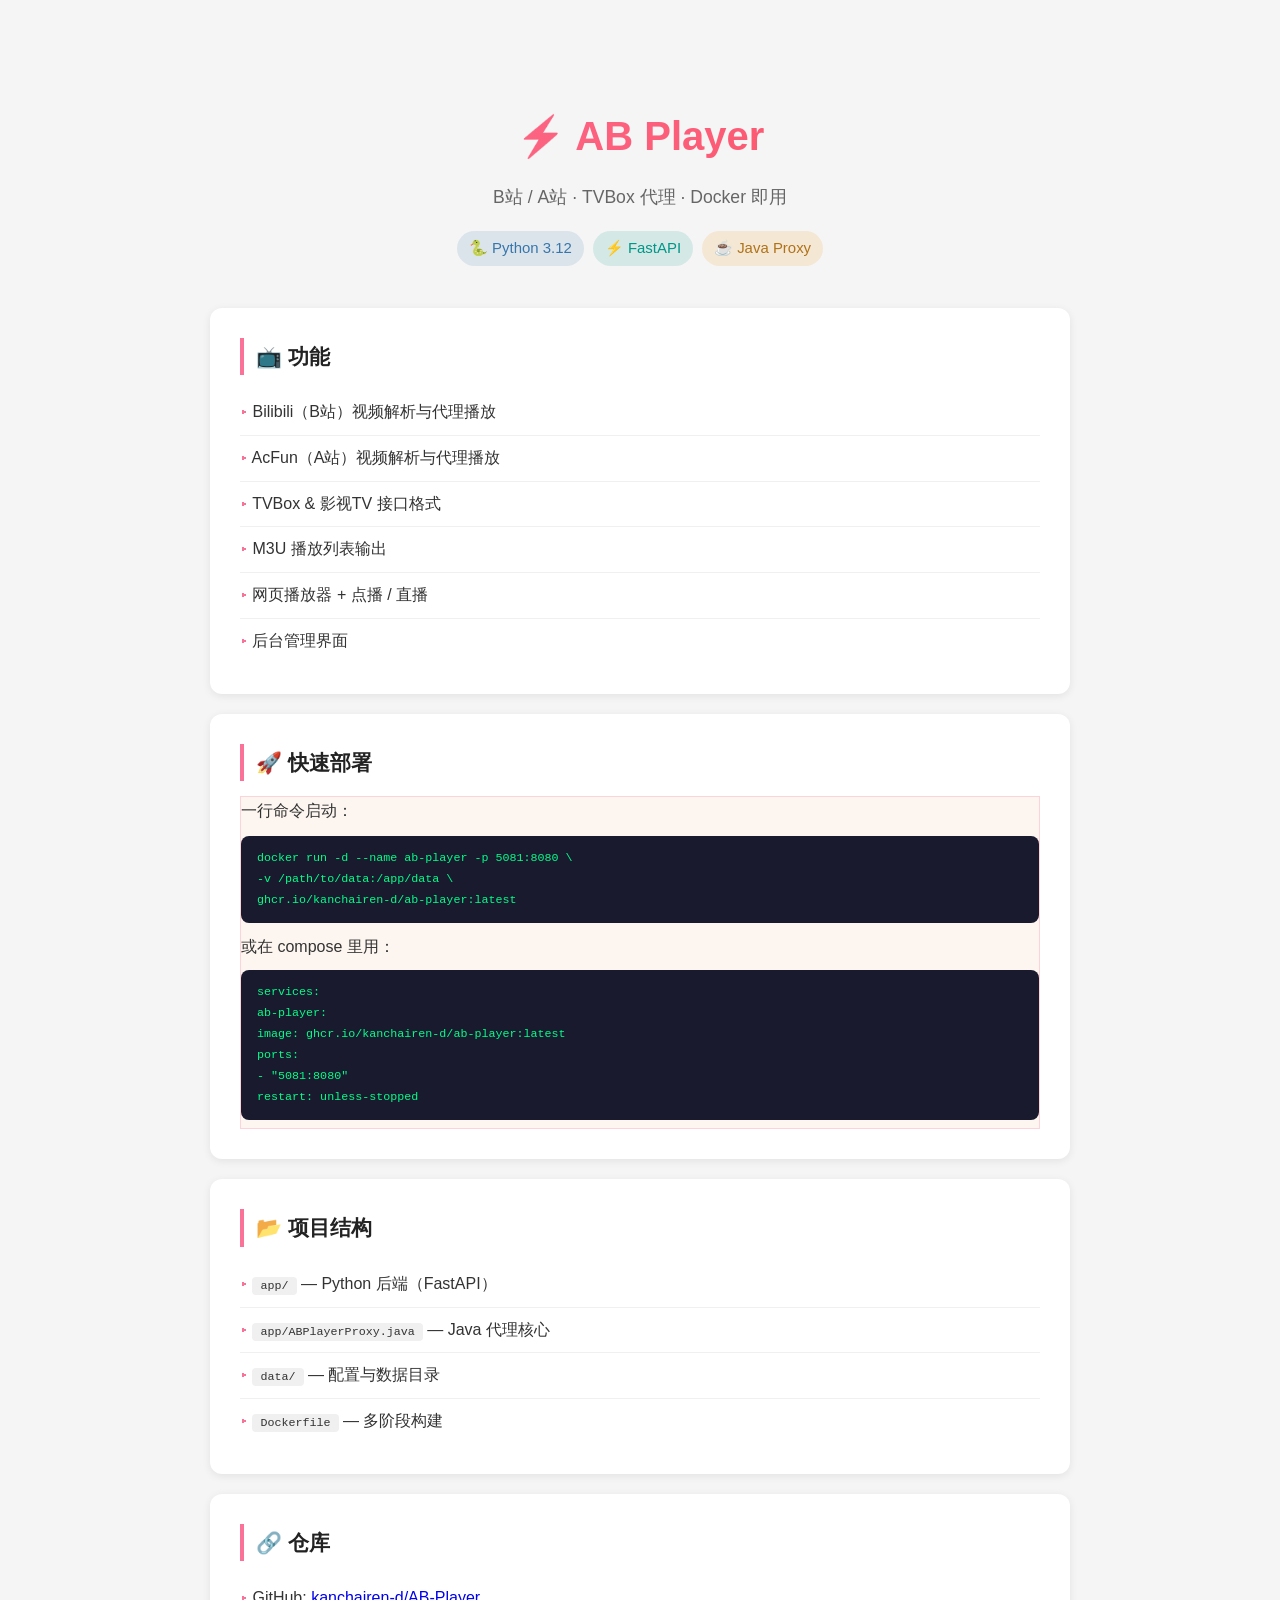
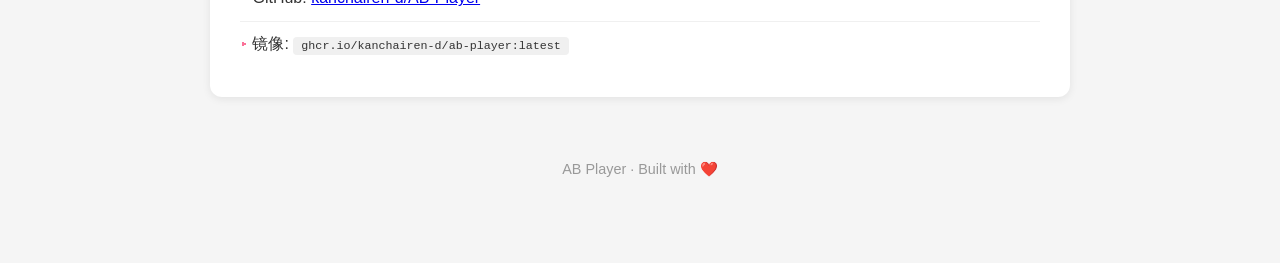
<file: index.html>
<!DOCTYPE html>
<html lang="zh-CN">
<head>
<meta charset="UTF-8">
<meta name="viewport" content="width=device-width, initial-scale=1.0">
<title>AB Player - B站/A站 TVBox 代理</title>
<style>
  * { margin: 0; padding: 0; box-sizing: border-box; }
  body { font-family: -apple-system, BlinkMacSystemFont, "Segoe UI", Roboto, "Helvetica Neue", Arial, sans-serif;
         background: #f5f5f5; color: #333; line-height: 1.8; }
  .container { max-width: 900px; margin: 0 auto; padding: 40px 20px; }
  header { text-align: center; padding: 60px 0 40px; }
  header h1 { font-size: 2.5em; background: linear-gradient(135deg, #fb7299, #fd4c5d);
              -webkit-background-clip: text; -webkit-text-fill-color: transparent; }
  header p { color: #666; margin-top: 10px; font-size: 1.1em; }
  .card { background: #fff; border-radius: 12px; padding: 30px; margin-bottom: 20px; box-shadow: 0 2px 8px rgba(0,0,0,.08); }
  .card h2 { font-size: 1.3em; margin-bottom: 15px; color: #222; border-left: 4px solid #fb7299; padding-left: 12px; }
  .card ul { list-style: none; padding: 0; }
  .card li { padding: 8px 0; border-bottom: 1px solid #f0f0f0; }
  .card li:last-child { border-bottom: none; }
  .card li::before { content: "▸ "; color: #fb7299; }
  code { background: #f0f0f0; padding: 2px 8px; border-radius: 4px; font-size: .9em; }
  .deploy { background: #fdf6f0; border: 1px solid #fb729944; }
  .deploy code { display: block; padding: 12px 16px; margin: 8px 0; background: #1a1a2e; color: #00ff88; border-radius: 8px; }
  footer { text-align: center; color: #999; padding: 40px 0; font-size: .9em; }
  .badge { display: inline-block; padding: 4px 12px; border-radius: 20px; font-size: .85em; margin: 2px; }
  .badge-python { background: #3776ab22; color: #3776ab; }
  .badge-fastapi { background: #00968822; color: #009688; }
  .badge-java { background: #ed8b0022; color: #b07219; }
</style>
</head>
<body>
<div class="container">
  <header>
    <h1>⚡ AB Player</h1>
    <p>B站 / A站 · TVBox 代理 · Docker 即用</p>
    <p style="margin-top:15px">
      <span class="badge badge-python">🐍 Python 3.12</span>
      <span class="badge badge-fastapi">⚡ FastAPI</span>
      <span class="badge badge-java">☕ Java Proxy</span>
    </p>
  </header>

  <div class="card">
    <h2>📺 功能</h2>
    <ul>
      <li>Bilibili（B站）视频解析与代理播放</li>
      <li>AcFun（A站）视频解析与代理播放</li>
      <li>TVBox & 影视TV 接口格式</li>
      <li>M3U 播放列表输出</li>
      <li>网页播放器 + 点播 / 直播</li>
      <li>后台管理界面</li>
    </ul>
  </div>

  <div class="card">
    <h2>🚀 快速部署</h2>
    <div class="deploy">
      <p style="margin-bottom:10px">一行命令启动：</p>
      <code>docker run -d --name ab-player -p 5081:8080 \<br>
           -v /path/to/data:/app/data \<br>
           ghcr.io/kanchairen-d/ab-player:latest</code>
      <p style="margin-top:10px">或在 compose 里用：</p>
      <code>services:<br>
  ab-player:<br>
    image: ghcr.io/kanchairen-d/ab-player:latest<br>
    ports:<br>
      - "5081:8080"<br>
    restart: unless-stopped</code>
    </div>
  </div>

  <div class="card">
    <h2>📂 项目结构</h2>
    <ul>
      <li><code>app/</code> — Python 后端（FastAPI）</li>
      <li><code>app/ABPlayerProxy.java</code> — Java 代理核心</li>
      <li><code>data/</code> — 配置与数据目录</li>
      <li><code>Dockerfile</code> — 多阶段构建</li>
    </ul>
  </div>

  <div class="card">
    <h2>🔗 仓库</h2>
    <ul>
      <li>GitHub: <a href="https://github.com/kanchairen-d/AB-Player">kanchairen-d/AB-Player</a></li>
      <li>镜像: <code>ghcr.io/kanchairen-d/ab-player:latest</code></li>
    </ul>
  </div>

  <footer>
    <p>AB Player · Built with ❤️</p>
  </footer>
</div>
</body>
</html>
</file>
